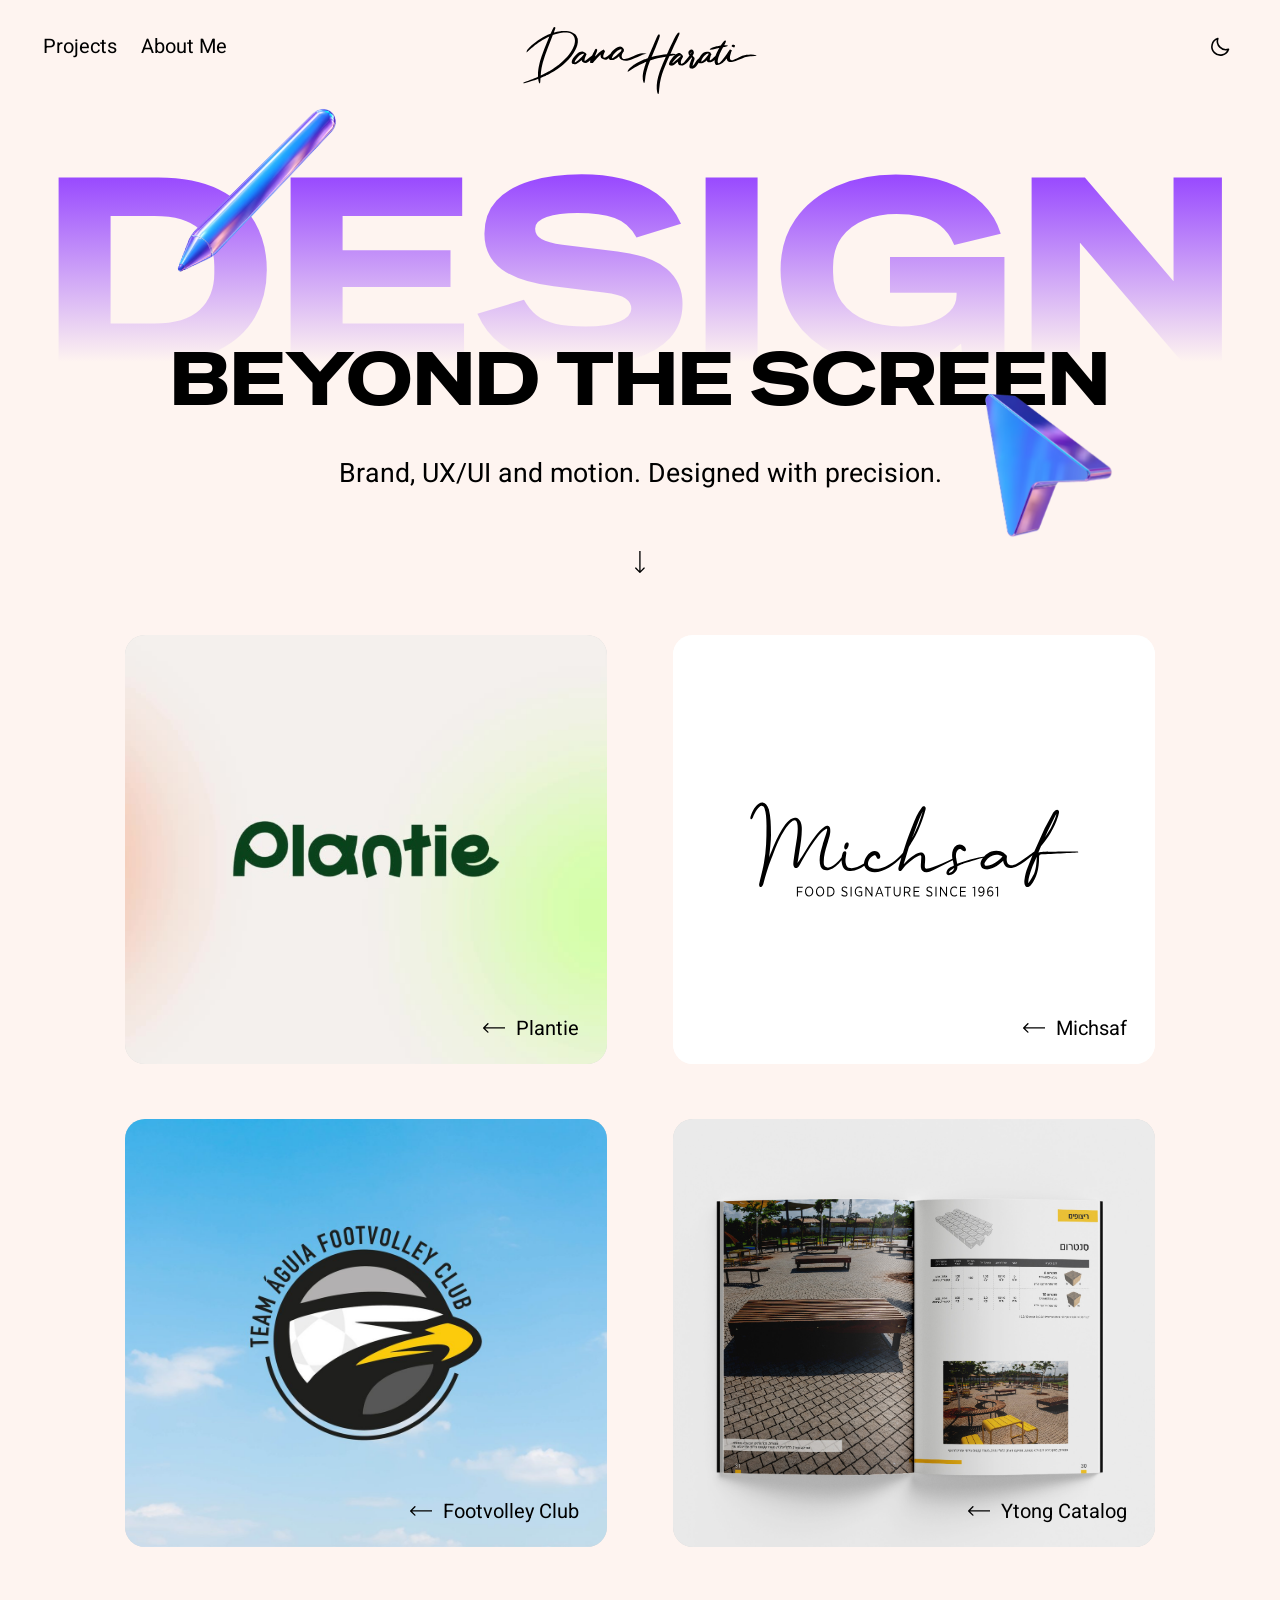
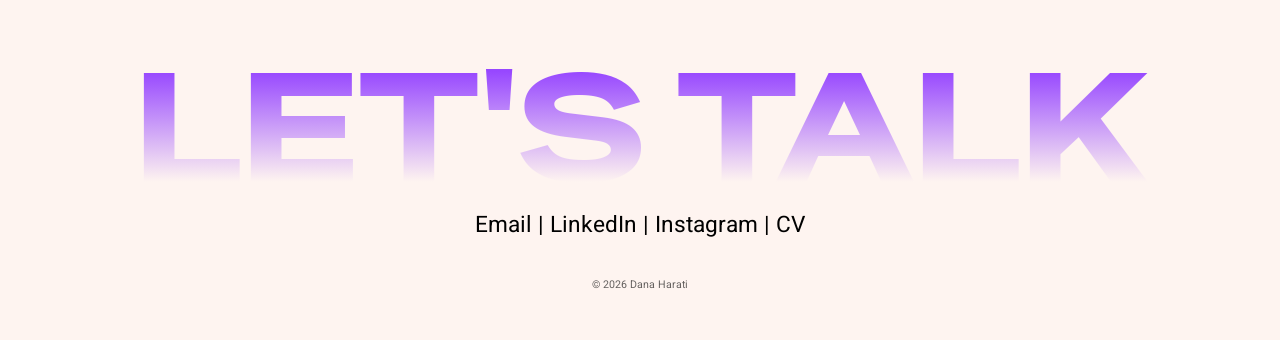
<file: index.html>
<!DOCTYPE html>
<html lang="en">
<head>
  <meta charset="UTF-8">
  <meta name="viewport" content="width=device-width, initial-scale=1">
  <title>Dana Harati — Design beyond the screen</title>
  <meta name="description" content="Brand, UX/UI and motion. Designed with precision.">
  <link rel="icon" href="favicon.ico" sizes="48x48">
  <link rel="icon" type="image/png" sizes="32x32" href="assets/favicon-32.png">
  <link rel="icon" type="image/png" sizes="192x192" href="assets/icon-192.png">
  <link rel="apple-touch-icon" href="assets/apple-touch-icon.png">
  <link rel="canonical" href="https://danaharati.github.io/portfolio/">
  <meta name="theme-color" content="#fef4f0" media="(prefers-color-scheme: light)">
  <meta name="theme-color" content="#0d083f" media="(prefers-color-scheme: dark)">
  <meta property="og:type" content="website">
  <meta property="og:site_name" content="Dana Harati">
  <meta property="og:title" content="Dana Harati — Design beyond the screen">
  <meta property="og:description" content="Brand, UX/UI and motion. Designed with precision.">
  <meta property="og:url" content="https://danaharati.github.io/portfolio/">
  <meta property="og:image" content="https://danaharati.github.io/portfolio/assets/og-image.jpg">
  <meta property="og:image:width" content="1200">
  <meta property="og:image:height" content="620">
  <meta name="twitter:card" content="summary_large_image">
  <meta name="twitter:title" content="Dana Harati — Design beyond the screen">
  <meta name="twitter:description" content="Brand, UX/UI and motion. Designed with precision.">
  <meta name="twitter:image" content="https://danaharati.github.io/portfolio/assets/og-image.jpg">
  <meta name="color-scheme" content="light dark">

  <link rel="preconnect" href="https://fonts.googleapis.com">
  <link rel="preconnect" href="https://fonts.gstatic.com" crossorigin>
  <link href="https://fonts.googleapis.com/css2?family=Google+Sans&family=Special+Gothic+Expanded+One&family=Heebo:wght@400&display=swap" rel="stylesheet">
  <link rel="stylesheet" href="style.css?v=20261120a">
  <link rel="stylesheet" href="menu.css?v=20261120a">
  <script>
    /* apply the saved theme before first paint */
    document.documentElement.classList.add("js");
    try { var t = localStorage.getItem("theme"); if (t === "day" || t === "night") document.documentElement.dataset.theme = t; } catch (e) {}
  </script>
</head>
<body>
  <div class="mmenu" id="mobile-menu" aria-hidden="true" aria-label="Menu" role="dialog">
    <a href="index.html" class="mmenu__logo" aria-label="Dana Harati — home"><img class="themed" src="assets/logo.svg" alt="Dana Harati" width="351" height="101"></a>
    <button class="mmenu__close" type="button" aria-label="Close menu"><svg viewBox="0 0 24 24" fill="none" stroke="currentColor" stroke-width="2" stroke-linecap="round" stroke-linejoin="round" aria-hidden="true"><path d="M15 6l-6 6 6 6"/></svg></button>
    <ul class="mmenu__links">
      <li><a href="index.html" aria-current="page">Home</a></li>
      <li><a href="about.html">About Me</a></li>
      <li><a href="plantie.html">Plantie</a></li>
      <li><span>Michsaf</span></li>
      <li><a href="ytong.html">Ytong Catalog</a></li>
      <li><a href="footvolley.html">Footvolley Club</a></li>
    </ul>
    <div class="mmenu__social">
      <a class="mmenu__round" href="mailto:dana.harati@gmail.com" aria-label="Email"><svg viewBox="0 0 24 24" fill="none" stroke="currentColor" stroke-width="2" stroke-linecap="round" stroke-linejoin="round" aria-hidden="true"><rect x="2" y="4" width="20" height="16" rx="2"/><path d="m22 7-10 6L2 7"/></svg></a>
      <a class="mmenu__round" href="https://www.instagram.com/dana_harati" target="_blank" rel="noopener" aria-label="Instagram"><svg viewBox="0 0 24 24" fill="none" stroke="currentColor" stroke-width="2" stroke-linecap="round" stroke-linejoin="round" aria-hidden="true"><rect x="2" y="2" width="20" height="20" rx="5"/><path d="M16 11.37A4 4 0 1 1 12.63 8 4 4 0 0 1 16 11.37z"/><line x1="17.5" y1="6.5" x2="17.51" y2="6.5"/></svg></a>
      <a class="mmenu__round" href="https://www.linkedin.com/in/dana-harati-5a9976259" target="_blank" rel="noopener" aria-label="LinkedIn"><svg viewBox="0 0 24 24" fill="none" stroke="currentColor" stroke-width="2" stroke-linecap="round" stroke-linejoin="round" aria-hidden="true"><path d="M16 8a6 6 0 0 1 6 6v7h-4v-7a2 2 0 0 0-4 0v7h-4v-7a6 6 0 0 1 6-6z"/><rect x="2" y="9" width="4" height="12"/><circle cx="4" cy="4" r="2"/></svg></a>
      <a class="mmenu__cv" href="assets/Dana-Harati-CV.pdf" target="_blank" rel="noopener" download="Dana-Harati-CV.pdf">CV</a>
    </div>
  </div>
  <header class="hero">
    <button class="theme-toggle" type="button" aria-label="Switch between day and night mode">
      <svg class="i-moon" viewBox="0 0 24 24" fill="none" stroke="currentColor" stroke-width="1.6" stroke-linecap="round" stroke-linejoin="round" aria-hidden="true"><path d="M20.5 14.2A8.5 8.5 0 0 1 9.8 3.5a8.5 8.5 0 1 0 10.7 10.7z"/></svg>
      <svg class="i-sun" viewBox="0 0 24 24" fill="none" stroke="currentColor" stroke-width="1.6" stroke-linecap="round" stroke-linejoin="round" aria-hidden="true"><circle cx="12" cy="12" r="4"/><path d="M12 2.5v2.2M12 19.3v2.2M2.5 12h2.2M19.3 12h2.2M5.3 5.3l1.6 1.6M17.1 17.1l1.6 1.6M5.3 18.7l1.6-1.6M17.1 6.9l1.6-1.6"/></svg>
    </button>

    <button class="menu-btn" type="button" aria-label="Open menu" aria-expanded="false" aria-controls="mobile-menu"><svg viewBox="0 0 24 16" fill="none" stroke="currentColor" stroke-width="1.6" stroke-linecap="round" aria-hidden="true"><path d="M1 1.5h22M1 8h22M1 14.5h22"/></svg></button>

    <a href="index.html" class="logo" aria-label="Dana Harati — home"><img class="themed" src="assets/logo.svg" alt="Dana Harati" width="413" height="119"></a>

    <img class="float float--pen" src="assets/pen.png" alt="" width="318" height="1588">

    <h1><span class="hero__design">DESIGN</span> <span class="hero__beyond"><span class="w">BEYOND</span> <span class="w">THE</span> <span class="w">SCREEN</span></span></h1>

    <img class="float float--cursor" src="assets/cursor.png" alt="" width="749" height="821">

    <p class="tagline">Brand, UX/UI and motion. Designed with precision.</p>

    <a href="#projects" class="scroll-down" aria-label="Scroll to projects"><img class="themed" src="assets/arrow-down.svg" alt="" width="15" height="33"></a>

    <nav class="nav" aria-label="Main">
      <a href="#projects">Projects</a><a href="about.html">About Me</a>
    </nav>
  </header>

  <main id="projects" class="projects">
    <a class="card card--white" href="#michsaf">
      <img class="card__logo" src="assets/michsaf-logo.svg" alt="Michsaf" width="723" height="643">
      <span class="card__label"><img src="assets/arrow-left.svg" alt="" width="33" height="15"><span>Michsaf</span></span>
    </a>
    <a class="card card--hover-video" href="plantie.html">
      <video class="card__media" src="assets/plantie-cover.mp4" muted playsinline preload="metadata" aria-hidden="true"></video>
      <img class="card__media card__poster" src="assets/plantie-cover.jpg" alt="">
      <span class="card__label"><img src="assets/arrow-left.svg" alt="" width="33" height="15"><span>Plantie</span></span>
    </a>
    <a class="card" href="ytong.html">
      <img class="card__media" src="assets/ytong-cover.jpg" alt="" loading="lazy">
      <span class="card__label"><img src="assets/arrow-left.svg" alt="" width="33" height="15"><span>Ytong Catalog</span></span>
    </a>
    <a class="card" href="footvolley.html">
      <img class="card__media" src="assets/footvolley/logo.jpg" alt="" loading="lazy">
      <span class="card__label"><img src="assets/arrow-left.svg" alt="" width="33" height="15"><span>Footvolley Club</span></span>
    </a>
    <!-- Hidden until they have a cover and a page (restore by moving back out of the comment):
    <a class="card" href="#supermarket-cart">
      <span class="card__label"><img src="assets/arrow-left.svg" alt="" width="33" height="15"><span>עגלת סופר</span></span>
    </a>
    <a class="card" href="#buchman-feder">
      <span class="card__label"><img src="assets/arrow-left.svg" alt="" width="33" height="15"><span>בוכמן פדר</span></span>
    </a>
    -->
  </main>

  <footer class="footer">
    <p class="footer__big">LET'S TALK</p>
    <p class="footer__links"><a href="mailto:dana.harati@gmail.com">Email</a> | <a href="https://www.linkedin.com/in/dana-harati-5a9976259" target="_blank" rel="noopener">LinkedIn</a> | <a href="https://www.instagram.com/dana_harati" target="_blank" rel="noopener">Instagram</a> | <a href="assets/Dana-Harati-CV.pdf" target="_blank" rel="noopener">CV</a></p>
    <p class="footer__copy">© 2026 Dana Harati</p>
  </footer>
  <script src="theme.js"></script>
  <script src="menu.js"></script>
  <script>
    /* the pen and the cursor drift gently with the mouse, at different depths */
    (function () {
      if (matchMedia("(prefers-reduced-motion: reduce)").matches) return;
      if (!matchMedia("(hover: hover) and (pointer: fine)").matches) return;
      var layers = [
        { el: document.querySelector(".float--pen"),    depth: -34 },  /* design px; negative = moves against the mouse */
        { el: document.querySelector(".float--cursor"), depth:  48 }
      ];
      var target = { x: 0, y: 0 }, pos = { x: 0, y: 0 };
      addEventListener("pointermove", function (e) {
        target.x = (e.clientX / innerWidth  - 0.5) * 2;   /* -1 … 1 */
        target.y = (e.clientY / innerHeight - 0.5) * 2;
      });
      document.addEventListener("pointerleave", function () { target.x = 0; target.y = 0; });
      (function tick() {
        pos.x += (target.x - pos.x) * 0.07;               /* easing */
        pos.y += (target.y - pos.y) * 0.07;
        var u = innerWidth / 1920;
        layers.forEach(function (l) {
          l.el.style.translate = (pos.x * l.depth * u) + "px " + (pos.y * l.depth * u) + "px";
        });
        requestAnimationFrame(tick);
      })();
    })();

    /* DESIGN is slower than the page on scroll, and its gradient fades out as you leave the hero */
    (function () {
      if (matchMedia("(prefers-reduced-motion: reduce)").matches) return;
      var el = document.querySelector(".hero__design"), ticking = false;
      function update() {
        ticking = false;
        var y = Math.max(0, scrollY), p = Math.min(1, y / (innerWidth / 1920 * 700));
        el.style.translate = "0 " + (y * 0.35) + "px";
        el.style.setProperty("--fade", p.toFixed(3));
      }
      addEventListener("scroll", function () { if (!ticking) { ticking = true; requestAnimationFrame(update); } }, { passive: true });
      update();
    })();

    /* project cards rise in as they enter the screen */
    (function () {
      var cards = document.querySelectorAll(".card");
      if (!("IntersectionObserver" in window) || matchMedia("(prefers-reduced-motion: reduce)").matches) {
        cards.forEach(function (c) { c.classList.add("is-in"); });
        return;
      }
      var io = new IntersectionObserver(function (entries) {
        entries.forEach(function (e) {
          if (e.isIntersecting) { e.target.classList.add("is-in"); io.unobserve(e.target); }
        });
      }, { threshold: 0.12, rootMargin: "0px 0px -6% 0px" });
      cards.forEach(function (c) { io.observe(c); });
    })();

    /* cards with a hover video: the logo still shows until you hover, then the animation plays from the start */
    (function () {
      if (matchMedia("(prefers-reduced-motion: reduce)").matches) return;
      var canHover = matchMedia("(hover: hover) and (pointer: fine)").matches;
      document.querySelectorAll(".card--hover-video").forEach(function (card) {
        var v = card.querySelector("video");
        function start() { v.currentTime = 0; var p = v.play(); if (p && p.catch) p.catch(function () {}); card.classList.add("is-playing"); }
        function stop() { card.classList.remove("is-playing"); v.pause(); }
        v.addEventListener("ended", function () { card.classList.remove("is-playing"); });
        if (canHover) {
          card.addEventListener("pointerenter", start);
          card.addEventListener("pointerleave", stop);
          card.addEventListener("focus", start);
          card.addEventListener("blur", stop);
        } else if ("IntersectionObserver" in window) {
          /* phones have no hover: play once when the card is mostly on screen */
          new IntersectionObserver(function (es) {
            es.forEach(function (e) { if (e.isIntersecting) start(); else stop(); });
          }, { threshold: 0.7 }).observe(card);
        }
      });
    })();
  </script>
</body>
</html>
</file>
<file: style.css>
/* Portfolio 2026 — home
   מבוסס על קובץ הפיגמה: 1920px רוחב עיצוב. --u = יחידת עיצוב אחת (1px בפיגמה) ביחס לרוחב המסך. */

:root {
  --u: calc(100vw / 1920);

  /* Colors (Figma: Colors) */
  --color-bg-day: #fef4f0;
  --color-bg-night: #0d083f;
  --color-black: #000000;
  --color-white: #ffffff;

  /* Theme (Figma: Theme → Day) */
  --theme-bg: var(--color-bg-day);
  --theme-text: var(--color-black);
  --theme-icon-filter: none; /* assets are black SVGs; invert in night */

  /* Cards sit on a light placeholder / image in both modes */
  --card-bg: #d9d9d9;
  --card-text: var(--color-black);

  /* Type (Figma text styles) */
  --purple: #9747ff;
  --font-display: "Special Gothic Expanded One", "Arial Black", sans-serif;
  --font-body: "Google Sans", "Heebo", system-ui, sans-serif;
}

/* Theme (Figma: Theme → Night) — follows the system, or force with <html data-theme="night|day"> */
@media (prefers-color-scheme: dark) {
  :root:not([data-theme="day"]) {
    --theme-bg: var(--color-bg-night);
    --theme-text: var(--color-white);
    --theme-icon-filter: invert(1);
  }
}
:root[data-theme="night"] {
  --theme-bg: var(--color-bg-night);
  --theme-text: var(--color-white);
  --theme-icon-filter: invert(1);
}

* { box-sizing: border-box; margin: 0; padding: 0; }

body {
  background: var(--theme-bg);
  color: var(--theme-text);
  font-family: var(--font-body);
  overflow-x: hidden;
}

a { color: inherit; text-decoration: none; }

/* SVG icons are plain <img>; theme-tinted ones use --theme-icon-filter */
img { display: block; }
.logo img, .scroll-down img { width: 100%; height: 100%; }
.themed { filter: var(--theme-icon-filter); }

/* ---------- Hero ---------- */
.hero {
  position: relative;
  height: calc(var(--u) * 953);
  text-align: center;
}

.logo {
  position: absolute;
  left: 50%;
  top: calc(var(--u) * 40);
  width: calc(var(--u) * 351);
  height: calc(var(--u) * 101);
  transform: translateX(-50%);
}

.hero h1 { font-weight: 400; font-family: var(--font-display); }

/* "DESIGN" — huge, purple fading into the page colour */
.hero__design {
  position: absolute;
  z-index: 0;
  left: 50%;
  top: calc(var(--u) * 210);
  width: calc(var(--u) * 1791);
  transform: translateX(-50%);
  font-size: calc(var(--u) * 390);
  line-height: 1;
  white-space: nowrap;
  color: transparent;
  background: linear-gradient(to top, var(--theme-bg) calc(14.61% + var(--fade, 0) * 45%), var(--purple) calc(86.9% + var(--fade, 0) * 13%));
  -webkit-background-clip: text;
  background-clip: text;
}

/* "BEYOND THE SCREEN" — sits over the bottom of DESIGN */
.hero__beyond {
  position: absolute;
  z-index: 1;
  left: 0;
  right: 0;
  top: calc(var(--u) * 515);
  font-size: calc(var(--u) * 110);
  line-height: 1;
  white-space: nowrap;
}

.hero .tagline {
  position: absolute;
  left: 0;
  right: 0;
  top: calc(var(--u) * 681);
  font-size: calc(var(--u) * 40);
  white-space: nowrap;
}

.scroll-down {
  position: absolute;
  left: 50%;
  top: calc(var(--u) * 826);
  width: calc(var(--u) * 15);
  height: calc(var(--u) * 33);
  transform: translateX(-50%);
}

.nav {
  position: absolute;
  z-index: 2;
  left: calc(var(--u) * 65);
  top: calc(var(--u) * 48);
  display: flex;
  gap: calc(var(--u) * 36);
  font-size: calc(var(--u) * 30);
  line-height: normal;
  white-space: nowrap;
  text-align: left;
}
.nav a:not([aria-current="page"]):hover { text-decoration: underline; text-underline-offset: 0.15em; }

/* "About Me" button: phones only (the text nav above is hidden there) */
.about-btn { display: none; }

/* Theme toggle (top-right) */
.theme-toggle {
  position: absolute;
  top: calc(var(--u) * 40);
  right: calc(var(--u) * 60);
  z-index: 2;
  display: grid;
  place-items: center;
  width: max(40px, calc(var(--u) * 56));
  height: max(40px, calc(var(--u) * 56));
  border: 0;
  border-radius: 50%;
  background: transparent;
  color: var(--theme-text);
  cursor: pointer;
}
.theme-toggle:hover { background: color-mix(in srgb, var(--theme-text) 12%, transparent); }
.theme-toggle:focus-visible { outline: 2px solid currentColor; outline-offset: 2px; }
.theme-toggle svg { width: 60%; height: 60%; display: block; }
.theme-toggle .i-sun { display: none; }
/* Day shows the moon (switch to night); night shows the sun */
:root[data-theme="night"] .theme-toggle .i-sun { display: block; }
:root[data-theme="night"] .theme-toggle .i-moon { display: none; }
@media (prefers-color-scheme: dark) {
  :root:not([data-theme="day"]) .theme-toggle .i-sun { display: block; }
  :root:not([data-theme="day"]) .theme-toggle .i-moon { display: none; }
}

/* day/night switch: circular reveal from the toggle (theme.js) */
::view-transition-old(root), ::view-transition-new(root) { animation: none; mix-blend-mode: normal; }
::view-transition-old(root) { z-index: 0; }
::view-transition-new(root) { z-index: 1; }

/* 3D floating elements */
.float {
  position: absolute;
  z-index: 2; /* above the headline */
  max-width: none;
  pointer-events: none;
  user-select: none;
  will-change: transform;
}

/* gentle hovering in the air */
@keyframes float-pen {
  0%, 100% { transform: translateY(0) rotate(45deg); }
  50%      { transform: translateY(calc(var(--u) * -22)) rotate(49deg); }
}
@keyframes float-cursor {
  0%, 100% { transform: translateY(0) rotate(0deg); }
  50%      { transform: translateY(calc(var(--u) * -26)) rotate(-5deg); }
}
.float--pen    { animation: float-pen 5.5s ease-in-out infinite; }
.float--cursor { animation: float-cursor 6.5s ease-in-out -2s infinite; }
/* small arrow hints that you can scroll down */
@keyframes nudge-down {
  0%, 100% { transform: translate(-50%, 0); opacity: .55; }
  50%      { transform: translate(-50%, calc(var(--u) * 14)); opacity: 1; }
}
.scroll-down { animation: nudge-down 1.8s ease-in-out infinite; }
html { scroll-behavior: smooth; }
/* clicking the arrow stops with the arrow ~10px from the top of the screen */
#projects { scroll-margin-top: calc(var(--u) * (953 - 826) + 10px); }
@media (prefers-reduced-motion: reduce) {
  .float--pen, .float--cursor, .scroll-down, .scroll-down img, .hero__design, .hero__beyond .w, .logo, .tagline, .nav, .about-btn, .theme-toggle { animation: none; }
  html.js .card { opacity: 1; transform: none; }
  html { scroll-behavior: auto; }
}
.float--pen {
  /* design: 70×350 pen, centred at (380.4, 289.4), rotated 45° */
  left: calc(var(--u) * (380.4 - 35.01));
  top: calc(var(--u) * (289.4 - 174.84));
  width: calc(var(--u) * 70);
  height: calc(var(--u) * 349.8);
  transform: rotate(45deg);
}
.float--cursor {
  left: calc(var(--u) * 1467);
  top: calc(var(--u) * 587);
  width: calc(var(--u) * 205);
  height: calc(var(--u) * 225);
}

/* ---------- Entrance + scroll motion ---------- */
.hero__beyond .w { display: inline-block; }
@keyframes reveal-up { from { clip-path: inset(100% 0 0 0); opacity: 0; } to { clip-path: inset(0); opacity: 1; } }
@keyframes word-in { from { opacity: 0; transform: translateY(calc(var(--u) * 50)); } to { opacity: 1; transform: none; } }
@keyframes fade-in { from { opacity: 0; } to { opacity: 1; } }
@keyframes land-pen { from { opacity: 0; scale: .3; rotate: -40deg; } to { opacity: 1; scale: 1; rotate: 0deg; } }
@keyframes land-cursor { from { opacity: 0; scale: .3; rotate: 30deg; } to { opacity: 1; scale: 1; rotate: 0deg; } }
@keyframes pop { from { scale: .4; } to { scale: 1; } }
.hero__design { animation: reveal-up 1.1s cubic-bezier(.2,.7,.2,1) .1s backwards; }
.hero__beyond .w { animation: word-in .8s cubic-bezier(.2,.7,.2,1) backwards; }
.hero__beyond .w:nth-child(1) { animation-delay: .7s; }
.hero__beyond .w:nth-child(2) { animation-delay: .85s; }
.hero__beyond .w:nth-child(3) { animation-delay: 1s; }
.logo { animation: fade-in .8s ease .1s backwards; }
.tagline, .nav, .about-btn, .theme-toggle { animation: fade-in .8s ease 1.3s backwards; }
.float--pen { animation: land-pen 1s cubic-bezier(.34,1.56,.64,1) 1.1s backwards, float-pen 5.5s ease-in-out infinite; }
.float--cursor { animation: land-cursor 1s cubic-bezier(.34,1.56,.64,1) 1.3s backwards, float-cursor 6.5s ease-in-out -2s infinite; }
.scroll-down img { animation: pop .6s cubic-bezier(.34,1.56,.64,1) 1.6s backwards; }

html.js .card { opacity: 0; transform: translateY(calc(var(--u) * 60)); }
html.js .card.is-in { opacity: 1; transform: none; transition: opacity .8s ease, transform .9s cubic-bezier(.2,.7,.2,1); }
html.js .card.is-in:nth-child(even) { transition-delay: .12s; }

/* ---------- Projects grid ---------- */
.projects {
  display: grid;
  grid-template-columns: repeat(2, calc(var(--u) * 723));
  column-gap: calc(var(--u) * 99);
  row-gap: calc(var(--u) * 82);
  justify-content: center;
  padding: 0 0 calc(var(--u) * 95);
  direction: rtl; /* first project lands on the right, like the design */
}

.card {
  position: relative;
  display: block;
  height: calc(var(--u) * 643);
  border-radius: calc(var(--u) * 30);
  background: var(--card-bg);
  color: var(--card-text);
  overflow: hidden;
}
.card__media {  /* project cover: image or looping muted video */
  position: absolute;
  inset: 0;
  width: 100%;
  height: 100%;
  object-fit: cover;
  display: block;
}

/* hover video: a still (the logo) covers the video until it plays */
.card__poster { transition: opacity .35s ease; }
.card.is-playing .card__poster { opacity: 0; }

.card__label {
  position: absolute;
  z-index: 1;
  right: calc(var(--u) * 42);
  bottom: calc(var(--u) * 32);
  display: flex;
  align-items: center;
  gap: calc(var(--u) * 17);
  direction: ltr;
  font-size: calc(var(--u) * 30);
  line-height: normal;
}
.card__label img {
  width: calc(var(--u) * 33);
  height: calc(var(--u) * 15);
}
.card__label img { transition: transform .3s ease; }
.card:hover .card__label img, .card:focus-visible .card__label img { transform: translateX(calc(var(--u) * -10)); }

/* Michsaf card: white, with the logo centred */
.card--white { background: var(--color-white); }
.card__logo {  /* the SVG is the whole white card: logo already centred */
  position: absolute;
  inset: 0;
  width: 100%;
  height: 100%;
}

/* ---------- Footer (Figma: footer / day + night) ---------- */
.footer {
  position: relative;
  direction: ltr;
  height: calc(var(--u) * 494);
  text-align: center;
  white-space: nowrap;
}
.footer__big {
  position: absolute;
  left: 0;
  right: 0;
  top: calc(var(--u) * 60);
  font-family: var(--font-display);
  font-weight: 400;
  font-size: calc(var(--u) * 230);
  line-height: 1;
  color: transparent;
  background: linear-gradient(to top, var(--theme-bg) 14.61%, var(--purple) 86.9%);
  -webkit-background-clip: text;
  background-clip: text;
}
.footer__links {
  position: absolute;
  left: 0;
  right: 0;
  top: calc(var(--u) * 300);
  font-size: calc(var(--u) * 34);
  line-height: calc(var(--u) * 44);
}
.footer__copy {
  position: absolute;
  left: 0;
  right: 0;
  top: calc(var(--u) * 400);
  font-size: calc(var(--u) * 16);
  line-height: calc(var(--u) * 24);
  opacity: .6;
}

/* כפתור חזרה לדף הבית — במובייל בלבד, בכל הדפים חוץ מדף הבית */
.back { display: none; }

/* ---------- Mobile (Figma: mobile_home, 390px wide) ---------- */
@media (max-width: 800px) {
  :root { --u: calc(100vw / 390); }
  .hero { height: calc(var(--u) * 495); }
  .logo { top: calc(var(--u) * 16); width: calc(var(--u) * 150); height: calc(var(--u) * 43.2); }
  .theme-toggle { top: calc(var(--u) * 18); right: calc(var(--u) * 15.9); width: calc(var(--u) * 39); height: calc(var(--u) * 39); }
  .nav { display: none; }
  .about-btn { position: absolute; z-index: 2; top: calc(var(--u) * 22); left: calc(var(--u) * 16); display: flex; align-items: center; height: calc(var(--u) * 31); padding: 0 calc(var(--u) * 15); border: calc(var(--u) * 2) solid var(--theme-text); border-radius: calc(var(--u) * 140); font-family: var(--font-body); font-size: calc(var(--u) * 12); font-weight: 700; line-height: normal; white-space: nowrap; color: var(--theme-text); transition: background-color .2s, color .2s; }
  .about-btn:hover { background: var(--theme-text); color: var(--theme-bg); }
  .about-btn:focus-visible { outline: 2px solid currentColor; outline-offset: 2px; }
  .back { position: absolute; z-index: 3; top: calc(var(--u) * 18); left: calc(var(--u) * 15.9); display: flex; align-items: center; justify-content: center; width: calc(var(--u) * 39); height: calc(var(--u) * 39); color: var(--theme-text); }
  .back svg { width: calc(var(--u) * 24); height: calc(var(--u) * 24); display: block; }
  .hero__design { top: calc(var(--u) * 161); width: calc(var(--u) * 368); font-size: calc(var(--u) * 80); }
  .hero__beyond { top: calc(var(--u) * 220); font-size: calc(var(--u) * 38); white-space: normal; }
  .hero__beyond .w:first-child { display: block; }
  .hero .tagline { top: calc(var(--u) * 306); left: 50%; right: auto; width: calc(var(--u) * 214); transform: translateX(-50%); white-space: normal; font-size: calc(var(--u) * 15); line-height: calc(var(--u) * 20); }
  .scroll-down { top: calc(var(--u) * 423); }
  #projects { scroll-margin-top: calc(var(--u) * (495 - 423) + 10px); }
  .float--pen { left: calc(var(--u) * 61.44); top: calc(var(--u) * 118.43); width: calc(var(--u) * 20.04); height: calc(var(--u) * 100.07); }
  .float--cursor { left: calc(var(--u) * 302); top: calc(var(--u) * 283); width: calc(var(--u) * 66); height: calc(var(--u) * 72); }
  .projects { grid-template-columns: calc(var(--u) * 342); row-gap: calc(var(--u) * 20); padding-bottom: calc(var(--u) * 41); }
  .card { height: calc(var(--u) * 304); border-radius: calc(var(--u) * 16); }
  .card__label { right: calc(var(--u) * 20); bottom: calc(var(--u) * 16); gap: calc(var(--u) * 9); font-size: calc(var(--u) * 18); line-height: calc(var(--u) * 24); }
  .card__label img { width: calc(var(--u) * 32); height: calc(var(--u) * 14.5); }
  .footer { height: calc(var(--u) * 204); }
  .footer__big { top: calc(var(--u) * 31); font-size: calc(var(--u) * 51); }
  .footer__links { top: calc(var(--u) * 90); font-size: calc(var(--u) * 16); line-height: calc(var(--u) * 24); }
  .footer__copy { top: calc(var(--u) * 146); font-size: calc(var(--u) * 12); line-height: calc(var(--u) * 18); }
}

@media (prefers-reduced-motion: reduce) {
  .float--pen, .float--cursor, .scroll-down, .scroll-down img, .hero__design, .hero__beyond .w, .logo, .tagline, .nav, .about-btn, .theme-toggle { animation: none; }
  html.js .card, html.js .card.is-in { opacity: 1; transform: none; transition: none; }
}

.footer__links a:hover { text-decoration: underline; text-underline-offset: 0.15em; }
</file>
<file: menu.css>
/* Mobile menu: slides in from the right.
   Mobile drop-down menu (Figma: mobile_menu / day + night). Phones only. */
.menu-btn, .mmenu { display: none; }

@media (max-width: 800px) {
  .menu-btn {
    position: absolute; z-index: 3; top: calc(var(--u) * 18); left: calc(var(--u) * 16);
    display: flex; align-items: center; justify-content: center;
    width: calc(var(--u) * 39); height: calc(var(--u) * 39);
    padding: 0; border: 0; border-radius: 50%; background: none; color: var(--theme-text); cursor: pointer;
  }
  .menu-btn:hover { background: color-mix(in srgb, var(--theme-text) 12%, transparent); }
  .menu-btn:focus-visible, .mmenu a:focus-visible, .mmenu button:focus-visible { outline: 2px solid currentColor; outline-offset: 2px; }
  .menu-btn svg { width: calc(var(--u) * 24); height: calc(var(--u) * 16); display: block; }

  .mmenu {
    position: fixed; inset: 0; z-index: 100; display: block;
    background: var(--theme-bg); color: var(--theme-text);
    font-family: var(--font-body);
    transform: translateX(100%); visibility: hidden; transition: transform .35s cubic-bezier(.4,0,.2,1), visibility 0s linear .35s;
    overflow-y: auto;
  }
  .mmenu.is-open { transform: translateX(0); visibility: visible; transition: transform .35s cubic-bezier(.4,0,.2,1); }
  .mmenu__logo { position: absolute; top: calc(var(--u) * 16); left: 50%; width: calc(var(--u) * 150); height: calc(var(--u) * 43.2); transform: translateX(-50%); }
  .mmenu__logo img { width: 100%; height: 100%; display: block; }
  .mmenu__close {
    position: absolute; top: calc(var(--u) * 18); left: calc(var(--u) * 15.9);
    display: flex; align-items: center; justify-content: center;
    width: calc(var(--u) * 39); height: calc(var(--u) * 39);
    padding: 0; border: 0; border-radius: 50%; background: none; color: inherit; cursor: pointer;
  }
  .mmenu__close svg { width: calc(var(--u) * 24); height: calc(var(--u) * 24); display: block; }
  .mmenu__links { position: absolute; top: calc(var(--u) * 106); left: 0; right: 0; display: flex; flex-direction: column; align-items: center; margin: 0; padding: 0; list-style: none; }
  .mmenu__links li { height: calc(var(--u) * 55); display: flex; align-items: flex-start; justify-content: center; }
  .mmenu__links a, .mmenu__links span { font-size: calc(var(--u) * 19.92); line-height: calc(var(--u) * 25); color: inherit; text-decoration: none; }
  .mmenu__links a:hover, .mmenu__links a:active { text-decoration: underline; text-underline-offset: 0.15em; }
  .mmenu__links a[aria-current="page"] { text-decoration: none; }
  .mmenu__social { position: absolute; top: calc(var(--u) * 606); left: 0; right: 0; display: flex; justify-content: center; gap: calc(var(--u) * 19); }
  .mmenu__round, .mmenu__cv {
    display: flex; align-items: center; justify-content: center; height: calc(var(--u) * 42);
    border: calc(var(--u) * 2) solid currentColor; color: inherit; text-decoration: none;
  }
  .mmenu__round { width: calc(var(--u) * 42); border-radius: 50%; }
  .mmenu__round svg { width: calc(var(--u) * 20); height: calc(var(--u) * 20); display: block; }
  .mmenu__cv { padding: 0 calc(var(--u) * 15); border-radius: calc(var(--u) * 140); font-size: calc(var(--u) * 15); font-weight: 700; }
  .mmenu__round:hover, .mmenu__cv:hover { background: var(--theme-text); color: var(--theme-bg); }
  body.menu-open { overflow: hidden; }
}
@media (prefers-reduced-motion: reduce) { .mmenu, .mmenu.is-open { transition: none; } }
</file>
